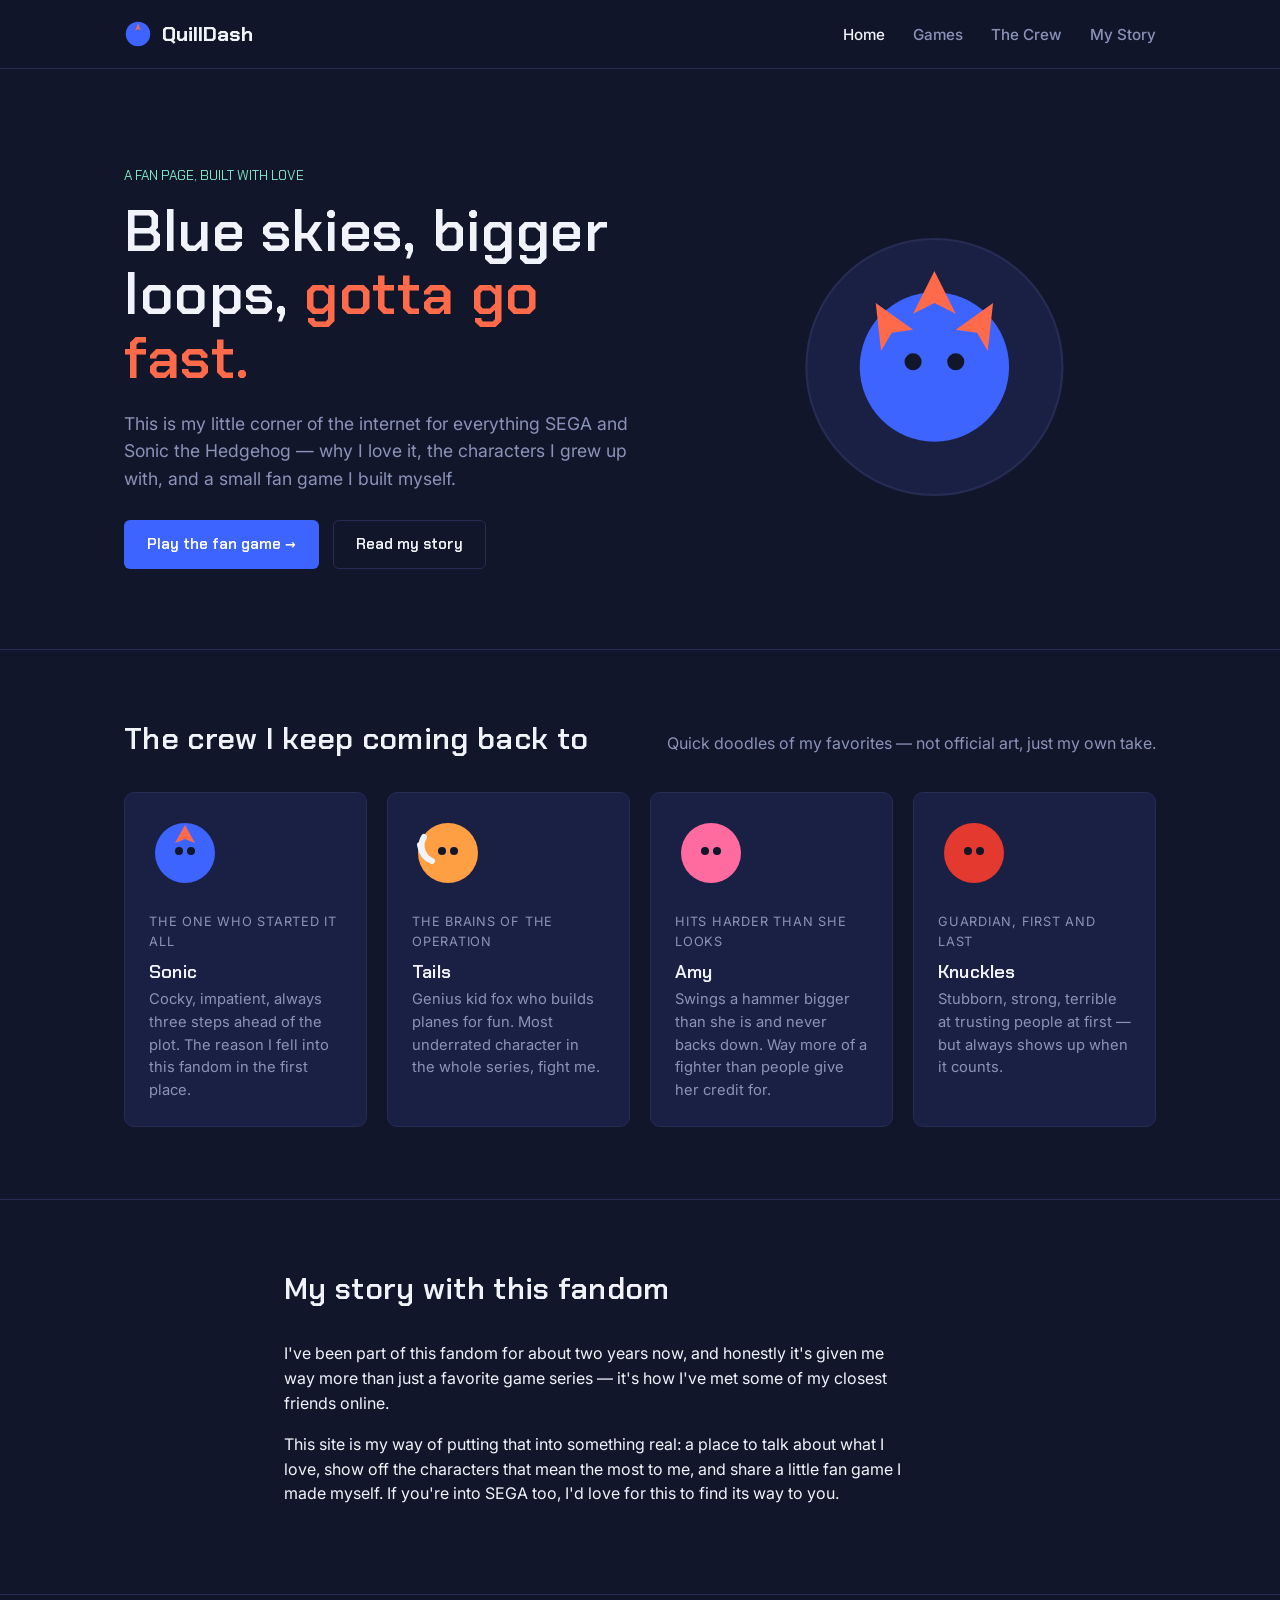
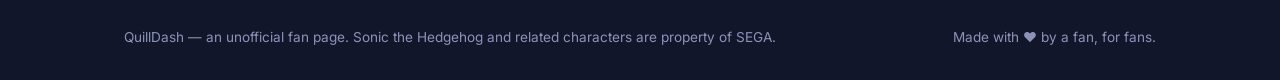
<file: index.html>
<!DOCTYPE html>
<html lang="en">
<head>
<meta charset="UTF-8">
<meta name="viewport" content="width=device-width, initial-scale=1.0">
<title>QuillDash — a SEGA &amp; Sonic fan page</title>
<meta name="description" content="A personal fan page about SEGA and the Sonic the Hedgehog series — my story, my favorite characters, and a fan game.">
<link rel="preconnect" href="https://fonts.googleapis.com">
<link href="https://fonts.googleapis.com/css2?family=Chakra+Petch:wght@500;600;700&family=Inter:wght@400;500;600&display=swap" rel="stylesheet">
<link rel="stylesheet" href="css/style.css">
</head>
<body>

<nav class="site-nav">
  <div class="wrap">
    <a href="index.html" class="brand">
      <svg class="brand-mark" viewBox="0 0 32 32" fill="none" xmlns="http://www.w3.org/2000/svg" aria-hidden="true">
        <circle cx="16" cy="16" r="14" fill="#3E64FF"/>
        <path d="M16 4 L19 12 L16 10 L13 12 Z" fill="#FF6B4A"/>
      </svg>
      QuillDash
    </a>
    <ul class="nav-links">
      <li><a href="index.html" aria-current="page">Home</a></li>
      <li><a href="games.html">Games</a></li>
      <li><a href="#crew">The Crew</a></li>
      <li><a href="#story">My Story</a></li>
    </ul>
  </div>
</nav>

<header class="hero">
  <div class="wrap">
    <div>
      <p class="hero-eyebrow">A FAN PAGE, BUILT WITH LOVE</p>
      <h1>Blue skies, bigger loops, <span class="hl">gotta go fast.</span></h1>
      <p class="lead">
        This is my little corner of the internet for everything SEGA and Sonic the Hedgehog —
        why I love it, the characters I grew up with, and a small fan game I built myself.
      </p>
      <div class="hero-ctas">
        <a href="games.html" class="btn btn-primary">Play the fan game →</a>
        <a href="#story" class="btn btn-ghost">Read my story</a>
      </div>
    </div>
    <div class="hero-stage">
      <svg viewBox="0 0 300 300" width="100%" height="100%" aria-hidden="true">
        <circle cx="150" cy="150" r="120" fill="#1A2044" stroke="#262C52" stroke-width="2"/>
        <circle cx="150" cy="150" r="70" fill="#3E64FF"/>
        <g fill="#FF6B4A">
          <path d="M150 60 L170 100 L150 90 L130 100 Z"/>
          <path d="M95 90 L130 115 L110 118 L100 135 Z"/>
          <path d="M205 90 L170 115 L190 118 L200 135 Z"/>
        </g>
        <circle cx="130" cy="145" r="8" fill="#12162B"/>
        <circle cx="170" cy="145" r="8" fill="#12162B"/>
      </svg>
    </div>
  </div>
</header>

<main>

  <section class="section" id="crew">
    <div class="wrap">
      <div class="section-head">
        <h2>The crew I keep coming back to</h2>
        <p>Quick doodles of my favorites — not official art, just my own take.</p>
      </div>
      <div class="cast-grid">

        <article class="cast-card">
          <svg class="avatar" viewBox="0 0 72 72" aria-hidden="true">
            <circle cx="36" cy="36" r="30" fill="#3E64FF"/>
            <path d="M36 8 L46 26 L36 22 L26 26 Z" fill="#FF6B4A"/>
            <circle cx="30" cy="34" r="4" fill="#12162B"/>
            <circle cx="42" cy="34" r="4" fill="#12162B"/>
          </svg>
          <span class="cast-role">The one who started it all</span>
          <h3>Sonic</h3>
          <p>Cocky, impatient, always three steps ahead of the plot. The reason I fell into this fandom in the first place.</p>
        </article>

        <article class="cast-card">
          <svg class="avatar" viewBox="0 0 72 72" aria-hidden="true">
            <circle cx="36" cy="36" r="30" fill="#FF9F43"/>
            <path d="M14 40 Q6 30 12 20" stroke="#F1F3FA" stroke-width="6" fill="none" stroke-linecap="round"/>
            <path d="M20 44 Q10 40 8 28" stroke="#F1F3FA" stroke-width="6" fill="none" stroke-linecap="round"/>
            <circle cx="30" cy="34" r="4" fill="#12162B"/>
            <circle cx="42" cy="34" r="4" fill="#12162B"/>
          </svg>
          <span class="cast-role">The brains of the operation</span>
          <h3>Tails</h3>
          <p>Genius kid fox who builds planes for fun. Most underrated character in the whole series, fight me.</p>
        </article>

        <article class="cast-card">
          <svg class="avatar" viewBox="0 0 72 72" aria-hidden="true">
            <circle cx="36" cy="36" r="30" fill="#FF6B9E"/>
            <path d="M36 10 L44 26 L36 22 L28 26 Z" fill="#FF6B9E"/>
            <circle cx="30" cy="34" r="4" fill="#12162B"/>
            <circle cx="42" cy="34" r="4" fill="#12162B"/>
          </svg>
          <span class="cast-role">Hits harder than she looks</span>
          <h3>Amy</h3>
          <p>Swings a hammer bigger than she is and never backs down. Way more of a fighter than people give her credit for.</p>
        </article>

        <article class="cast-card">
          <svg class="avatar" viewBox="0 0 72 72" aria-hidden="true">
            <circle cx="36" cy="36" r="30" fill="#E4392E"/>
            <path d="M18 24 L28 14 M54 24 L44 14" stroke="#E4392E" stroke-width="8" stroke-linecap="round"/>
            <circle cx="30" cy="34" r="4" fill="#12162B"/>
            <circle cx="42" cy="34" r="4" fill="#12162B"/>
          </svg>
          <span class="cast-role">Guardian, first and last</span>
          <h3>Knuckles</h3>
          <p>Stubborn, strong, terrible at trusting people at first — but always shows up when it counts.</p>
        </article>

      </div>
    </div>
  </section>

  <section class="section" id="story" style="border-top:1px solid var(--line);">
    <div class="wrap" style="max-width: 760px;">
      <div class="section-head">
        <h2>My story with this fandom</h2>
      </div>
      <p>
        I've been part of this fandom for about two years now, and honestly it's given me way more
        than just a favorite game series — it's how I've met some of my closest friends online.
        <!-- Edit this paragraph with your own story: how you got into SEGA/Sonic, your favorite games,
             memories from the fandom, friends you've made, etc. -->
      </p>
      <p>
        This site is my way of putting that into something real: a place to talk about what I love,
        show off the characters that mean the most to me, and share a little fan game I made myself.
        If you're into SEGA too, I'd love for this to find its way to you.
      </p>
    </div>
  </section>

</main>

<footer class="site-footer">
  <div class="wrap">
    <span>QuillDash — an unofficial fan page. Sonic the Hedgehog and related characters are property of SEGA.</span>
    <span>Made with ❤ by a fan, for fans.</span>
  </div>
</footer>

</body>
</html>
</file>
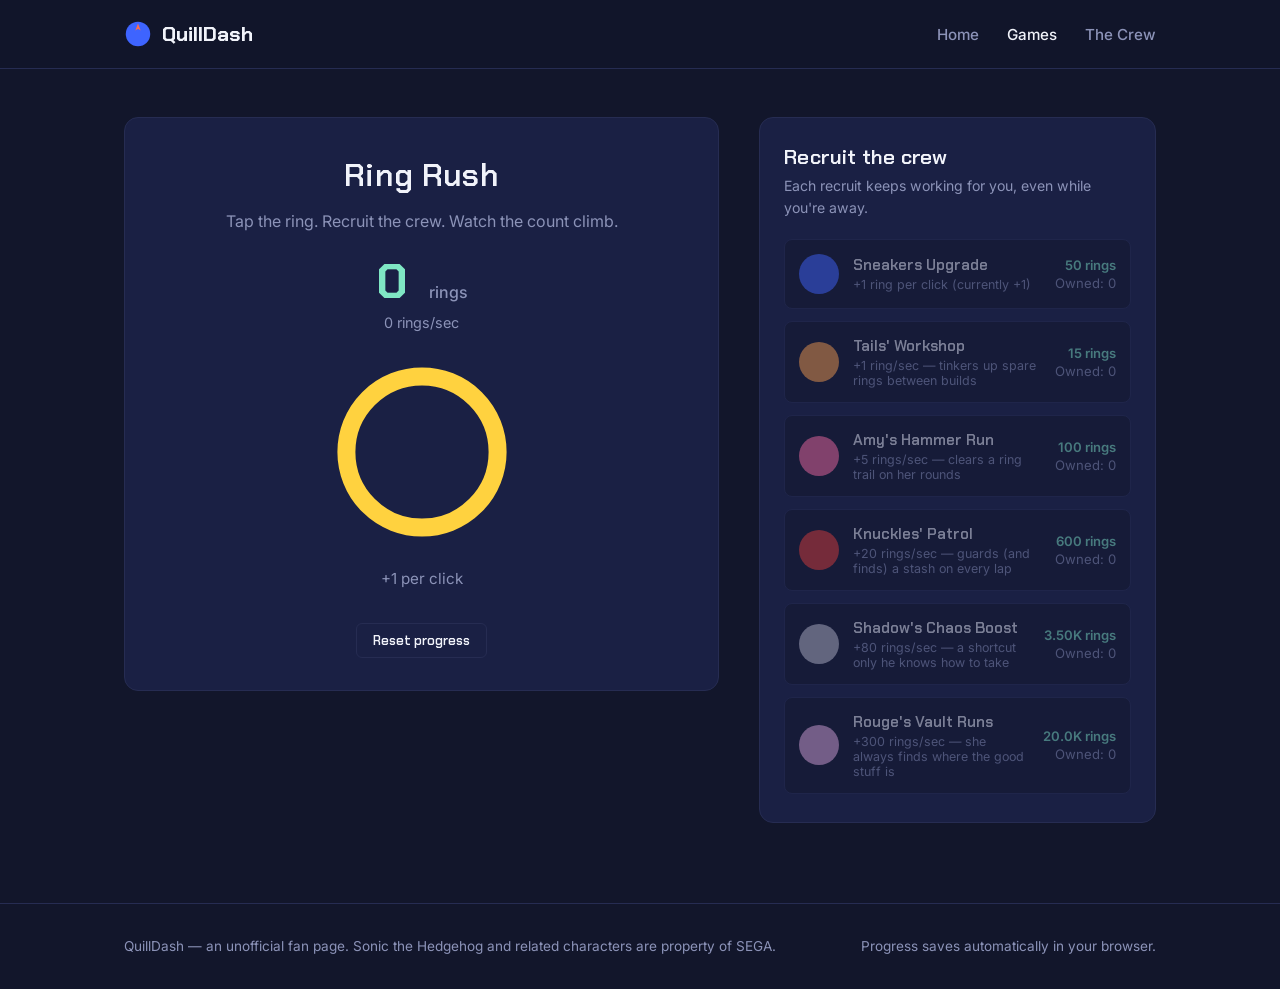
<file: games/ring-clicker/index.html>
<!DOCTYPE html>
<html lang="en">
<head>
<meta charset="UTF-8">
<meta name="viewport" content="width=device-width, initial-scale=1.0">
<title>Ring Rush — QuillDash</title>
<meta name="description" content="A Sonic-style ring clicker fan game.">
<link rel="preconnect" href="https://fonts.googleapis.com">
<link href="https://fonts.googleapis.com/css2?family=Chakra+Petch:wght@500;600;700&family=Inter:wght@400;500;600&display=swap" rel="stylesheet">
<link rel="stylesheet" href="../../css/style.css">
<link rel="stylesheet" href="clicker.css">
</head>
<body>

<nav class="site-nav">
  <div class="wrap">
    <a href="../../index.html" class="brand">
      <svg class="brand-mark" viewBox="0 0 32 32" fill="none" xmlns="http://www.w3.org/2000/svg" aria-hidden="true">
        <circle cx="16" cy="16" r="14" fill="#3E64FF"/>
        <path d="M16 4 L19 12 L16 10 L13 12 Z" fill="#FF6B4A"/>
      </svg>
      QuillDash
    </a>
    <ul class="nav-links">
      <li><a href="../../index.html">Home</a></li>
      <li><a href="../../games.html" aria-current="page">Games</a></li>
      <li><a href="../../index.html#crew">The Crew</a></li>
    </ul>
  </div>
</nav>

<main class="clicker-page">
  <div class="wrap clicker-wrap">

    <div class="clicker-main">
      <h1>Ring Rush</h1>
      <p class="lead">Tap the ring. Recruit the crew. Watch the count climb.</p>

      <div class="ring-count">
        <span id="ringTotal">0</span>
        <span class="ring-label">rings</span>
      </div>
      <div class="rps" id="ringsPerSec">0 rings/sec</div>

      <button id="clickTarget" class="click-target" aria-label="Click to collect a ring">
        <svg viewBox="0 0 100 100" width="180" height="180">
          <circle cx="50" cy="50" r="42" fill="none" stroke="#FFD23F" stroke-width="10"/>
        </svg>
      </button>

      <div class="click-power">+<span id="clickPowerVal">1</span> per click</div>

      <button id="resetBtn" class="btn btn-ghost reset-btn">Reset progress</button>
    </div>

    <aside class="shop">
      <h2>Recruit the crew</h2>
      <p class="shop-sub">Each recruit keeps working for you, even while you're away.</p>
      <div id="shopList" class="shop-list"></div>
    </aside>

  </div>
</main>

<footer class="site-footer">
  <div class="wrap">
    <span>QuillDash — an unofficial fan page. Sonic the Hedgehog and related characters are property of SEGA.</span>
    <span>Progress saves automatically in your browser.</span>
  </div>
</footer>

<script src="clicker.js"></script>
</body>
</html>
</file>
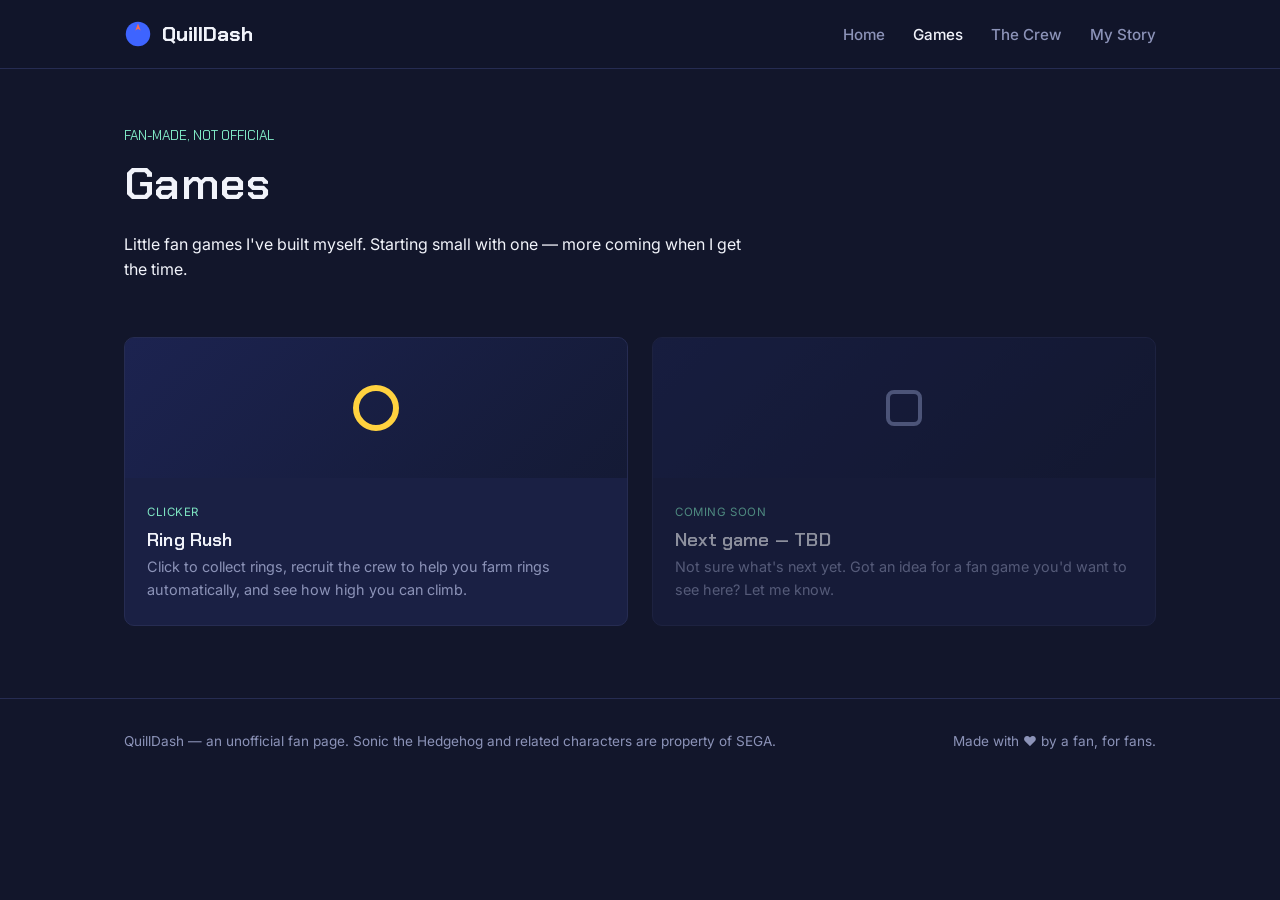
<file: games.html>
<!DOCTYPE html>
<html lang="en">
<head>
<meta charset="UTF-8">
<meta name="viewport" content="width=device-width, initial-scale=1.0">
<title>Games — QuillDash</title>
<meta name="description" content="Fan-made SEGA/Sonic games — starting with a Sonic-style clicker game.">
<link rel="preconnect" href="https://fonts.googleapis.com">
<link href="https://fonts.googleapis.com/css2?family=Chakra+Petch:wght@500;600;700&family=Inter:wght@400;500;600&display=swap" rel="stylesheet">
<link rel="stylesheet" href="css/style.css">
</head>
<body>

<nav class="site-nav">
  <div class="wrap">
    <a href="index.html" class="brand">
      <svg class="brand-mark" viewBox="0 0 32 32" fill="none" xmlns="http://www.w3.org/2000/svg" aria-hidden="true">
        <circle cx="16" cy="16" r="14" fill="#3E64FF"/>
        <path d="M16 4 L19 12 L16 10 L13 12 Z" fill="#FF6B4A"/>
      </svg>
      QuillDash
    </a>
    <ul class="nav-links">
      <li><a href="index.html">Home</a></li>
      <li><a href="games.html" aria-current="page">Games</a></li>
      <li><a href="index.html#crew">The Crew</a></li>
      <li><a href="index.html#story">My Story</a></li>
    </ul>
  </div>
</nav>

<header class="section" style="padding-top:56px; padding-bottom: 24px;">
  <div class="wrap">
    <p class="hero-eyebrow">FAN-MADE, NOT OFFICIAL</p>
    <h1 style="font-size: clamp(2rem, 4vw, 2.8rem);">Games</h1>
    <p class="lead">Little fan games I've built myself. Starting small with one — more coming when I get the time.</p>
  </div>
</header>

<main class="section" style="padding-top: 16px;">
  <div class="wrap">
    <div class="game-grid">

      <a href="games/ring-clicker/index.html" class="game-card">
        <div class="game-thumb">
          <svg width="64" height="64" viewBox="0 0 64 64" aria-hidden="true">
            <circle cx="32" cy="32" r="20" fill="none" stroke="#FFD23F" stroke-width="6"/>
          </svg>
        </div>
        <div class="game-body">
          <span class="game-tag">Clicker</span>
          <h3>Ring Rush</h3>
          <p>Click to collect rings, recruit the crew to help you farm rings automatically, and see how high you can climb.</p>
        </div>
      </a>

      <div class="game-card coming-soon">
        <div class="game-thumb">
          <svg width="64" height="64" viewBox="0 0 64 64" aria-hidden="true">
            <rect x="16" y="16" width="32" height="32" rx="6" fill="none" stroke="#7C88B8" stroke-width="4"/>
          </svg>
        </div>
        <div class="game-body">
          <span class="game-tag">Coming soon</span>
          <h3>Next game — TBD</h3>
          <p>Not sure what's next yet. Got an idea for a fan game you'd want to see here? Let me know.</p>
        </div>
      </div>

    </div>
  </div>
</main>

<footer class="site-footer">
  <div class="wrap">
    <span>QuillDash — an unofficial fan page. Sonic the Hedgehog and related characters are property of SEGA.</span>
    <span>Made with ❤ by a fan, for fans.</span>
  </div>
</footer>

</body>
</html>
</file>
<file: css/style.css>
/* ============================================
   QuillDash — shared site styles
   Design tokens
   ============================================ */
:root {
  --bg: #12162B;
  --bg-raised: #1A2044;
  --ink: #F1F3FA;
  --ink-dim: #8C93B8;
  --accent: #3E64FF;
  --accent-2: #FF6B4A;
  --accent-3: #7FE7C4;
  --line: #262C52;

  --font-display: 'Chakra Petch', sans-serif;
  --font-body: 'Inter', sans-serif;

  --max-w: 1080px;
}

* { box-sizing: border-box; }

html { scroll-behavior: smooth; }

body {
  margin: 0;
  background: var(--bg);
  color: var(--ink);
  font-family: var(--font-body);
  line-height: 1.55;
  -webkit-font-smoothing: antialiased;
}

img { max-width: 100%; display: block; }

a { color: inherit; }

h1, h2, h3, h4 {
  font-family: var(--font-display);
  font-weight: 600;
  line-height: 1.1;
  margin: 0 0 0.5em;
  letter-spacing: 0.01em;
}

p { margin: 0 0 1em; max-width: 62ch; }

.wrap {
  max-width: var(--max-w);
  margin: 0 auto;
  padding: 0 24px;
}

/* ---------- Nav ---------- */
.site-nav {
  position: sticky;
  top: 0;
  z-index: 50;
  background: rgba(18, 22, 43, 0.86);
  backdrop-filter: blur(8px);
  border-bottom: 1px solid var(--line);
}

.site-nav .wrap {
  display: flex;
  align-items: center;
  justify-content: space-between;
  height: 68px;
}

.brand {
  font-family: var(--font-display);
  font-size: 1.3rem;
  font-weight: 700;
  text-decoration: none;
  display: flex;
  align-items: center;
  gap: 10px;
}

.brand-mark {
  width: 28px;
  height: 28px;
  flex-shrink: 0;
}

.nav-links {
  display: flex;
  gap: 28px;
  list-style: none;
  margin: 0;
  padding: 0;
}

.nav-links a {
  text-decoration: none;
  color: var(--ink-dim);
  font-weight: 500;
  font-size: 0.95rem;
  transition: color 0.15s ease;
}

.nav-links a:hover,
.nav-links a[aria-current="page"] {
  color: var(--ink);
}

/* ---------- Buttons ---------- */
.btn {
  display: inline-flex;
  align-items: center;
  gap: 8px;
  padding: 12px 22px;
  border-radius: 6px;
  font-family: var(--font-display);
  font-weight: 600;
  font-size: 0.95rem;
  text-decoration: none;
  border: 1px solid transparent;
  cursor: pointer;
  transition: transform 0.12s ease, background 0.15s ease;
}

.btn:active { transform: translateY(1px); }

.btn-primary {
  background: var(--accent);
  color: #fff;
}
.btn-primary:hover { background: #5477ff; }

.btn-ghost {
  background: transparent;
  border-color: var(--line);
  color: var(--ink);
}
.btn-ghost:hover { border-color: var(--accent); }

/* ---------- Hero ---------- */
.hero {
  position: relative;
  overflow: hidden;
  padding: 96px 0 80px;
  border-bottom: 1px solid var(--line);
}

.hero .wrap {
  display: grid;
  grid-template-columns: 1.1fr 0.9fr;
  gap: 48px;
  align-items: center;
}

.hero-eyebrow {
  color: var(--accent-3);
  font-family: var(--font-display);
  font-size: 0.85rem;
  margin-bottom: 14px;
}

.hero h1 {
  font-size: clamp(2.4rem, 5vw, 3.6rem);
  margin-bottom: 20px;
}

.hero h1 .hl { color: var(--accent-2); }

.hero p.lead {
  font-size: 1.1rem;
  color: var(--ink-dim);
  max-width: 46ch;
}

.hero-ctas {
  margin-top: 28px;
  display: flex;
  gap: 14px;
  flex-wrap: wrap;
}

.hero-stage {
  position: relative;
  height: 320px;
}

.speed-lines {
  position: absolute;
  inset: -40px -20% -40px auto;
  width: 140%;
  z-index: 0;
  opacity: 0.5;
}

/* ---------- Sections ---------- */
.section {
  padding: 72px 0;
}

.section-head {
  display: flex;
  align-items: baseline;
  justify-content: space-between;
  gap: 24px;
  margin-bottom: 36px;
  flex-wrap: wrap;
}

.section-head h2 { font-size: 1.9rem; margin: 0; }
.section-head p { margin: 0; color: var(--ink-dim); }

/* ---------- Cast grid ---------- */
.cast-grid {
  display: grid;
  grid-template-columns: repeat(auto-fit, minmax(220px, 1fr));
  gap: 20px;
}

.cast-card {
  background: var(--bg-raised);
  border: 1px solid var(--line);
  border-radius: 10px;
  padding: 24px;
  position: relative;
}

.cast-card .avatar {
  width: 72px;
  height: 72px;
  margin-bottom: 16px;
}

.cast-card h3 {
  font-size: 1.15rem;
  margin-bottom: 6px;
}

.cast-role {
  font-size: 0.8rem;
  color: var(--ink-dim);
  text-transform: uppercase;
  letter-spacing: 0.06em;
  margin-bottom: 10px;
  display: block;
}

.cast-card p {
  font-size: 0.92rem;
  color: var(--ink-dim);
  margin: 0;
}

/* ---------- Game cards ---------- */
.game-grid {
  display: grid;
  grid-template-columns: repeat(auto-fit, minmax(260px, 1fr));
  gap: 24px;
}

.game-card {
  background: var(--bg-raised);
  border: 1px solid var(--line);
  border-radius: 10px;
  overflow: hidden;
  text-decoration: none;
  color: var(--ink);
  display: flex;
  flex-direction: column;
  transition: border-color 0.15s ease;
}

.game-card:hover { border-color: var(--accent); }

.game-thumb {
  height: 140px;
  display: flex;
  align-items: center;
  justify-content: center;
  background: linear-gradient(135deg, #1c2350, #141a35);
}

.game-body { padding: 20px 22px 24px; }

.game-tag {
  display: inline-block;
  font-size: 0.72rem;
  letter-spacing: 0.05em;
  text-transform: uppercase;
  color: var(--accent-3);
  margin-bottom: 8px;
}

.game-card h3 { font-size: 1.15rem; margin-bottom: 6px; }
.game-card p { font-size: 0.9rem; color: var(--ink-dim); margin: 0; }

.game-card.coming-soon {
  opacity: 0.55;
  pointer-events: none;
}

/* ---------- Footer ---------- */
.site-footer {
  border-top: 1px solid var(--line);
  padding: 32px 0;
  color: var(--ink-dim);
  font-size: 0.85rem;
}

.site-footer .wrap {
  display: flex;
  justify-content: space-between;
  flex-wrap: wrap;
  gap: 12px;
}

/* ---------- Responsive ---------- */
@media (max-width: 820px) {
  .hero .wrap { grid-template-columns: 1fr; }
  .hero-stage { height: 220px; order: -1; }
}

/* ---------- Accessibility ---------- */
a:focus-visible,
button:focus-visible {
  outline: 2px solid var(--accent-3);
  outline-offset: 2px;
}

@media (prefers-reduced-motion: reduce) {
  html { scroll-behavior: auto; }
  * { animation-duration: 0.01ms !important; transition-duration: 0.01ms !important; }
}
</file>
<file: games/ring-clicker/clicker.css>
.clicker-page {
  padding: 48px 0 80px;
}

.clicker-wrap {
  display: grid;
  grid-template-columns: 1.2fr 0.8fr;
  gap: 40px;
  align-items: start;
}

.clicker-main {
  text-align: center;
  background: var(--bg-raised);
  border: 1px solid var(--line);
  border-radius: 14px;
  padding: 40px 24px 32px;
}

.clicker-main .lead {
  margin: 0 auto 24px;
  color: var(--ink-dim);
}

.ring-count {
  font-family: var(--font-display);
  font-size: 3rem;
  font-weight: 700;
  color: var(--accent-3);
  line-height: 1;
}

.ring-label {
  font-size: 1rem;
  color: var(--ink-dim);
  font-family: var(--font-body);
  font-weight: 500;
  margin-left: 8px;
}

.rps {
  margin: 6px 0 28px;
  color: var(--ink-dim);
  font-size: 0.9rem;
}

.click-target {
  background: none;
  border: none;
  cursor: pointer;
  padding: 0;
  transition: transform 0.08s ease;
}

.click-target:active { transform: scale(0.94); }

.click-target svg circle {
  transition: stroke 0.15s ease;
}

.click-target:hover svg circle {
  stroke: #FFE07A;
}

.click-power {
  margin-top: 18px;
  font-size: 0.95rem;
  color: var(--ink-dim);
}

.reset-btn {
  margin-top: 32px;
  font-size: 0.8rem;
  padding: 8px 16px;
}

.shop {
  background: var(--bg-raised);
  border: 1px solid var(--line);
  border-radius: 14px;
  padding: 28px 24px;
}

.shop h2 { font-size: 1.3rem; margin-bottom: 6px; }
.shop-sub { color: var(--ink-dim); font-size: 0.88rem; margin-bottom: 20px; }

.shop-list {
  display: flex;
  flex-direction: column;
  gap: 12px;
}

.shop-item {
  display: flex;
  align-items: center;
  gap: 14px;
  background: var(--bg);
  border: 1px solid var(--line);
  border-radius: 8px;
  padding: 14px;
  cursor: pointer;
  text-align: left;
  color: var(--ink);
  font-family: var(--font-body);
  transition: border-color 0.15s ease, opacity 0.15s ease;
}

.shop-item:hover:not(:disabled) { border-color: var(--accent); }

.shop-item:disabled {
  opacity: 0.45;
  cursor: not-allowed;
}

.shop-icon {
  flex-shrink: 0;
  width: 40px;
  height: 40px;
  border-radius: 50%;
  display: flex;
  align-items: center;
  justify-content: center;
}

.shop-info { flex: 1; }

.shop-name {
  font-family: var(--font-display);
  font-weight: 600;
  font-size: 0.95rem;
  display: block;
}

.shop-desc {
  font-size: 0.78rem;
  color: var(--ink-dim);
  display: block;
  margin-top: 2px;
}

.shop-meta {
  text-align: right;
  flex-shrink: 0;
  font-size: 0.82rem;
}

.shop-cost { color: var(--accent-3); font-weight: 600; }
.shop-owned { color: var(--ink-dim); display: block; margin-top: 2px; }

@media (max-width: 780px) {
  .clicker-wrap { grid-template-columns: 1fr; }
}
</file>
